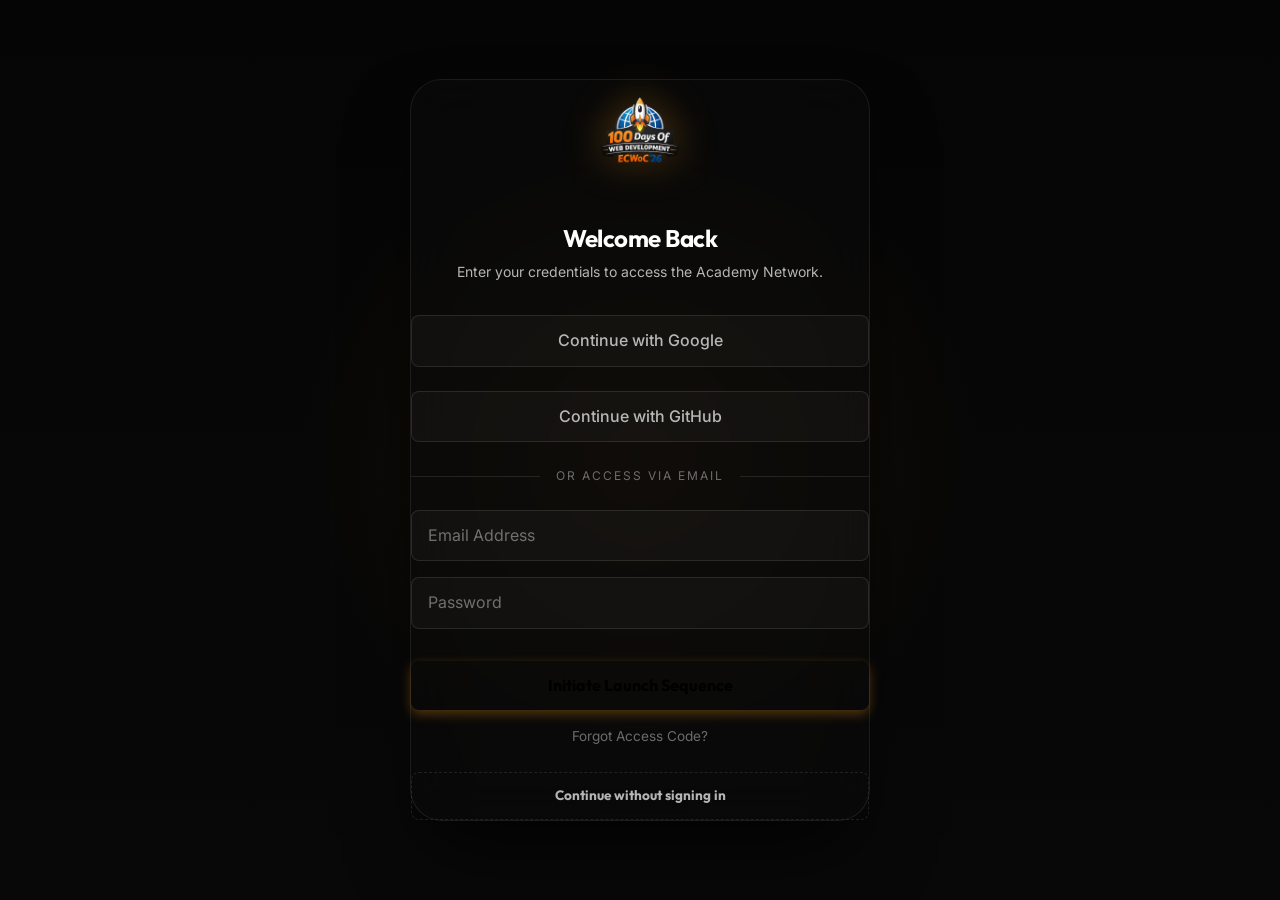
<file: index.html>
<!DOCTYPE html>
<html lang="en">

<head>
    <meta charset="UTF-8">
    <meta http-equiv="refresh" content="0; url=website/pages/login.html">
    <link rel="icon" type="image/png" href="website/assets/images/logo.png">
      <link rel="icon" type="image/png" href="../assets/images/logo.png">
   

    <title>Redirecting...</title>
    <script>
        window.location.href = "website/pages/login.html";
    </script>
</head>

<body>
    <p>Redirecting to <a href="website/pages/login.html">Login</a>...</p>
</body>

</html>
</file>
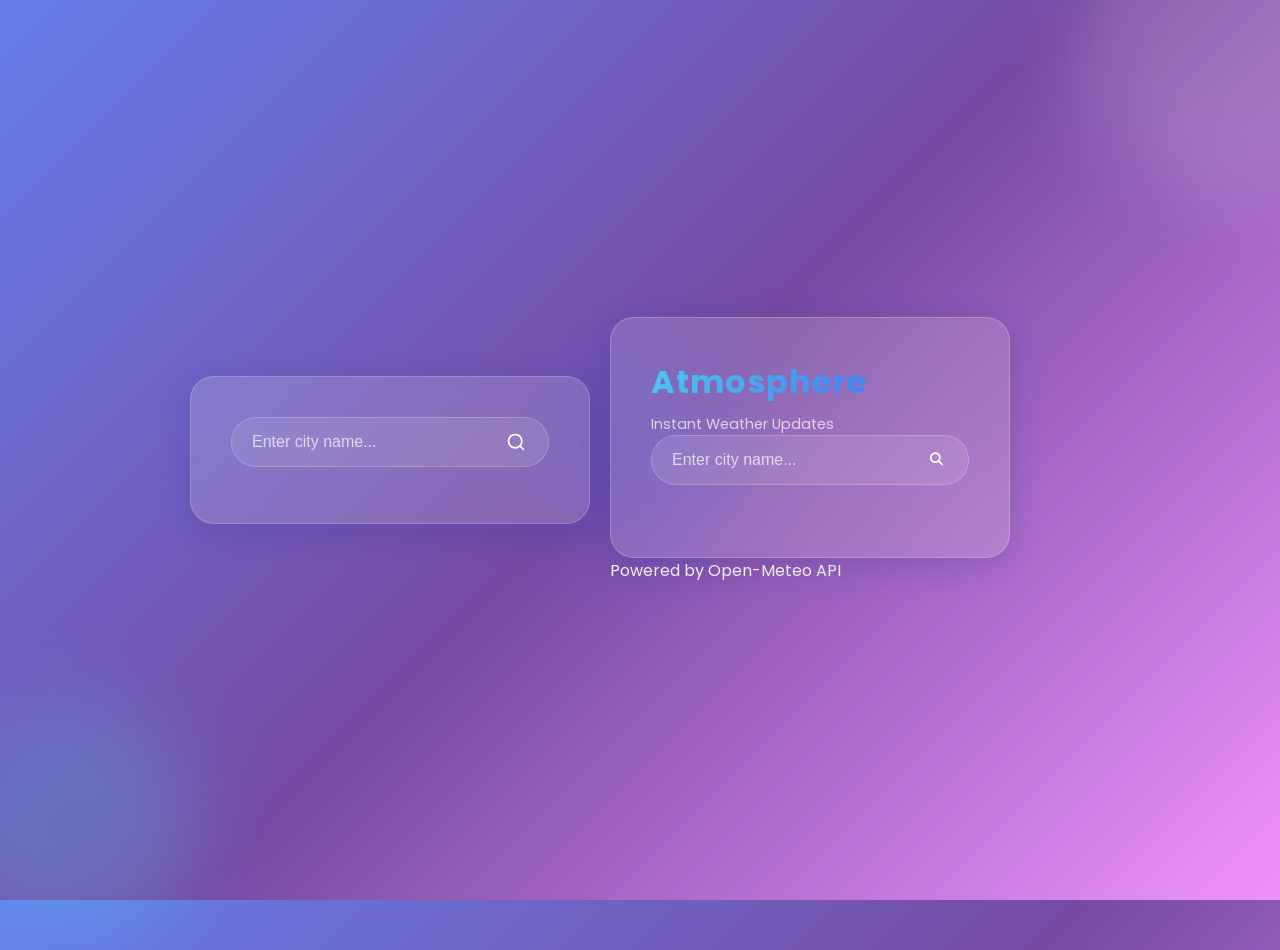
<file: public/Day 04/index.html>
<!DOCTYPE html>
<html lang="en">
<head>
    <meta charset="UTF-8">
    <meta name="viewport" content="width=device-width, initial-scale=1.0">
    <title>Atmosphere | Instant Weather</title>
    <link rel="stylesheet" href="styles.css">
    <link href="https://fonts.googleapis.com/css2?family=Poppins:wght@300;400;500;600;700&display=swap" rel="stylesheet">
    <link rel="stylesheet" href="https://cdnjs.cloudflare.com/ajax/libs/font-awesome/6.4.0/css/all.min.css">
</head>
<body>
    <!-- Minimal Addition: Animated Background from Main -->
    <div class="background-container">
        <div class="shape shape-1"></div>
        <div class="shape shape-2"></div>
        <div class="shape shape-3"></div>
    </div>
    <!-- Your Original UI: Simple Card Layout -->
    <div class="card">
        <!-- Your Search Box with Autocomplete -->
        <div class="search-box">
            <input type="text" id="cityInput" placeholder="Enter city name..." autocomplete="off">
            <div id="suggestions"></div>
            <button id="searchBtn">
                <svg xmlns="http://www.w3.org/2000/svg" width="24" height="24" viewBox="0 0 24 24" fill="none" stroke="currentColor" stroke-width="2" stroke-linecap="round" stroke-linejoin="round"><circle cx="11" cy="11" r="8"></circle><line x1="21" y1="21" x2="16.65" y2="16.65"></line></svg>
            </button>
        </div>
        <div class="error-msg" id="errorMsg">City not found. Try again.</div>
        <div class="loader" id="loader"></div>
        <!-- Your Core Weather Display -->
        <div class="weather-data hidden" id="weatherData">
            <h2 class="city-name" id="cityName">New York, US</h2>
            <div class="temp-box">
                <span class="temperature" id="temperature">24</span>
                <span class="unit">°C</span>
            </div>
            <p class="condition" id="condition">Clear Sky ☀️</p>
           
            <div class="details">
                <div class="col">
                    <span class="label">Wind</span>
                    <span class="val" id="windSpeed">12 km/h</span>
                </div>
                <div class="col">
                    <span class="label">Humidity</span>
                    <span class="val" id="humidity">45%</span>
                </div>
            </div>
        </div>
    </div>
    </div>
    
    <div class="container">
        <div class="card">
            <div class="header">
                <h1 class="app-title">Atmosphere</h1>
                <p class="app-subtitle">Instant Weather Updates</p>
            </div>
            
            <div class="search-container">
                <div class="search-box">
                    <input type="text" id="cityInput" placeholder="Enter city name..." autocomplete="off" spellcheck="false">
                    <button id="searchBtn" aria-label="Search">
                        <i class="fas fa-search"></i>
                    </button>
                </div>
            </div>

            <div class="error-msg" id="errorMsg">City not found. Try again.</div>
            <div class="loader" id="loader"></div>

            <div class="weather-data hidden" id="weatherData">
                <div class="location-info">
                    <i class="fas fa-map-marker-alt location-icon"></i>
                    <h2 class="city-name" id="cityName">New York, US</h2>
                </div>
                
                <div class="weather-main">
                    <div class="temperature-container">
                        <span class="temperature" id="temperature">24</span>
                        <span class="unit">°C</span>
                    </div>
                    <div class="weather-icon" id="weatherIcon">
                        <i class="fas fa-sun"></i>
                    </div>
                </div>
                
                <p class="condition" id="condition">Clear Sky</p>
                
                <div class="details">
                    <div class="detail-item">
                        <div class="detail-icon">
                            <i class="fas fa-wind"></i>
                        </div>
                        <div class="detail-info">
                            <span class="label">Wind</span>
                            <span class="val" id="windSpeed">12 km/h</span>
                        </div>
                    </div>
                    
                    <div class="detail-item">
                        <div class="detail-icon">
                            <i class="fas fa-tint"></i>
                        </div>
                        <div class="detail-info">
                            <span class="label">Humidity</span>
                            <span class="val" id="humidity">45%</span>
                        </div>
                    </div>
                </div>
                
                <div class="extra-details">
                    <div class="extra-detail-item">
                        <span class="extra-label">Feels Like</span>
                        <span class="extra-val" id="feelsLike">26°C</span>
                    </div>
                    <div class="extra-detail-item">
                        <span class="extra-label">UV Index</span>
                        <span class="extra-val" id="uvIndex">3</span>
                    </div>
                    <div class="extra-detail-item">
                        <span class="extra-label">Visibility</span>
                        <span class="extra-val" id="visibility">10 km</span>
                    </div>
                </div>
            </div>
        </div>
        
        <div class="footer">
            <p>Powered by Open-Meteo API</p>
        </div>
    </div>

    <script src="script.js"></script>
</body>
</html>
</file>
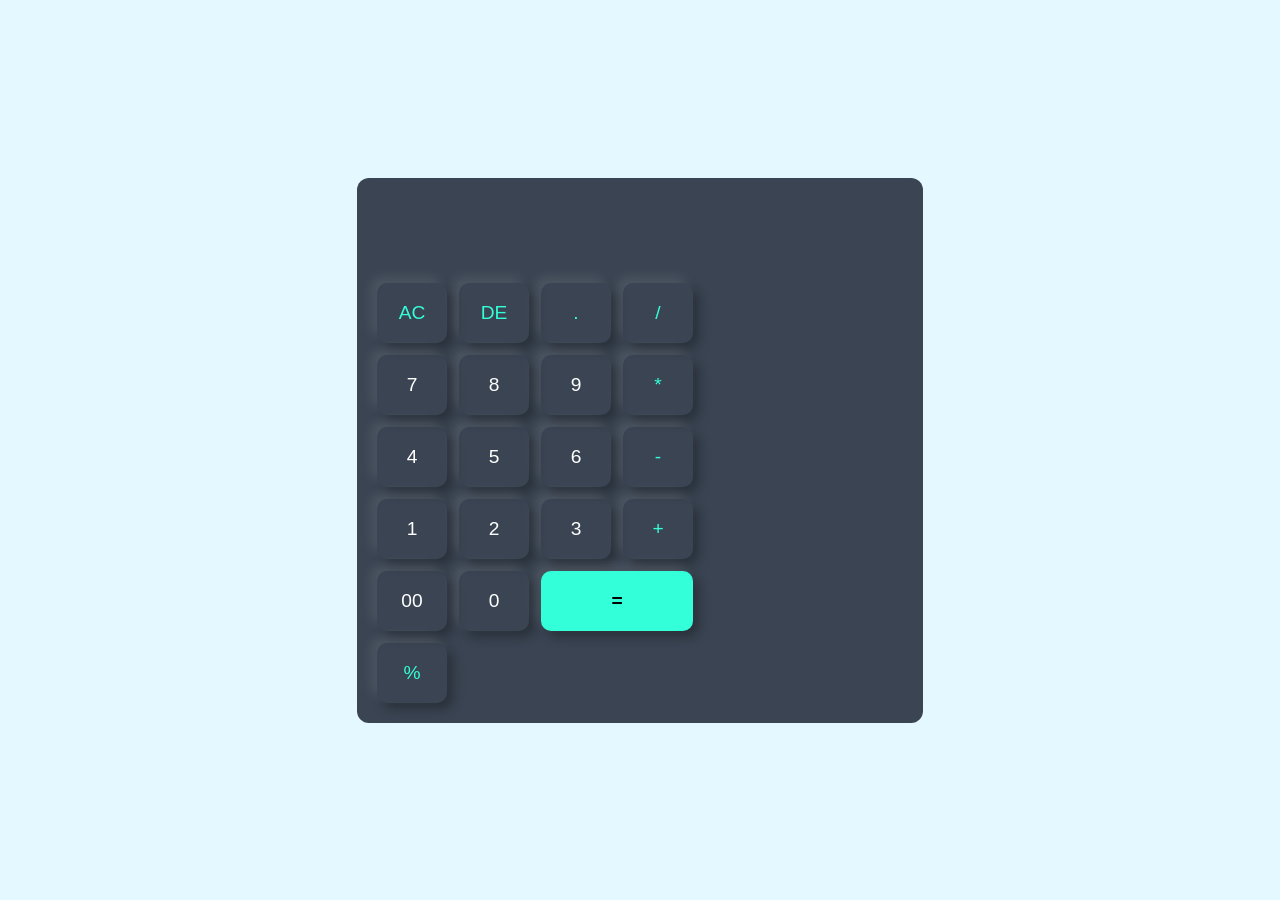
<file: public/Day 05/index.html>
<!DOCTYPE html>
<html lang="en">
<head>
    <meta charset="UTF-8">
    <meta name="viewport" content="width=device-width, initial-scale=1.0">
    <title>Calculator</title>
    <link rel="stylesheet" href="style.css">
</head>
<body>

<div class="container">
    <div class="calculator">
        <div class="display">
            <input type="text" id="display" disabled>
        </div>

        <div class="buttons">
            <button class="operator" data-action="clear">AC</button>
            <button class="operator" data-action="delete">DE</button>
            <button class="operator" data-value=".">.</button>
            <button class="operator" data-value="/">/</button>

            <button data-value="7">7</button>
            <button data-value="8">8</button>
            <button data-value="9">9</button>
            <button class="operator" data-value="*">*</button>

            <button data-value="4">4</button>
            <button data-value="5">5</button>
            <button data-value="6">6</button>
            <button class="operator" data-value="-">-</button>

            <button data-value="1">1</button>
            <button data-value="2">2</button>
            <button data-value="3">3</button>
            <button class="operator" data-value="+">+</button>

            <button data-value="00">00</button>
            <button data-value="0">0</button>
            <button class="equal" data-action="equals">=</button>
            <button class="operator" data-action="percent">%</button>
        </div>
    </div>
</div>

<script src="script.js"></script>
</body>
</html>
</file>
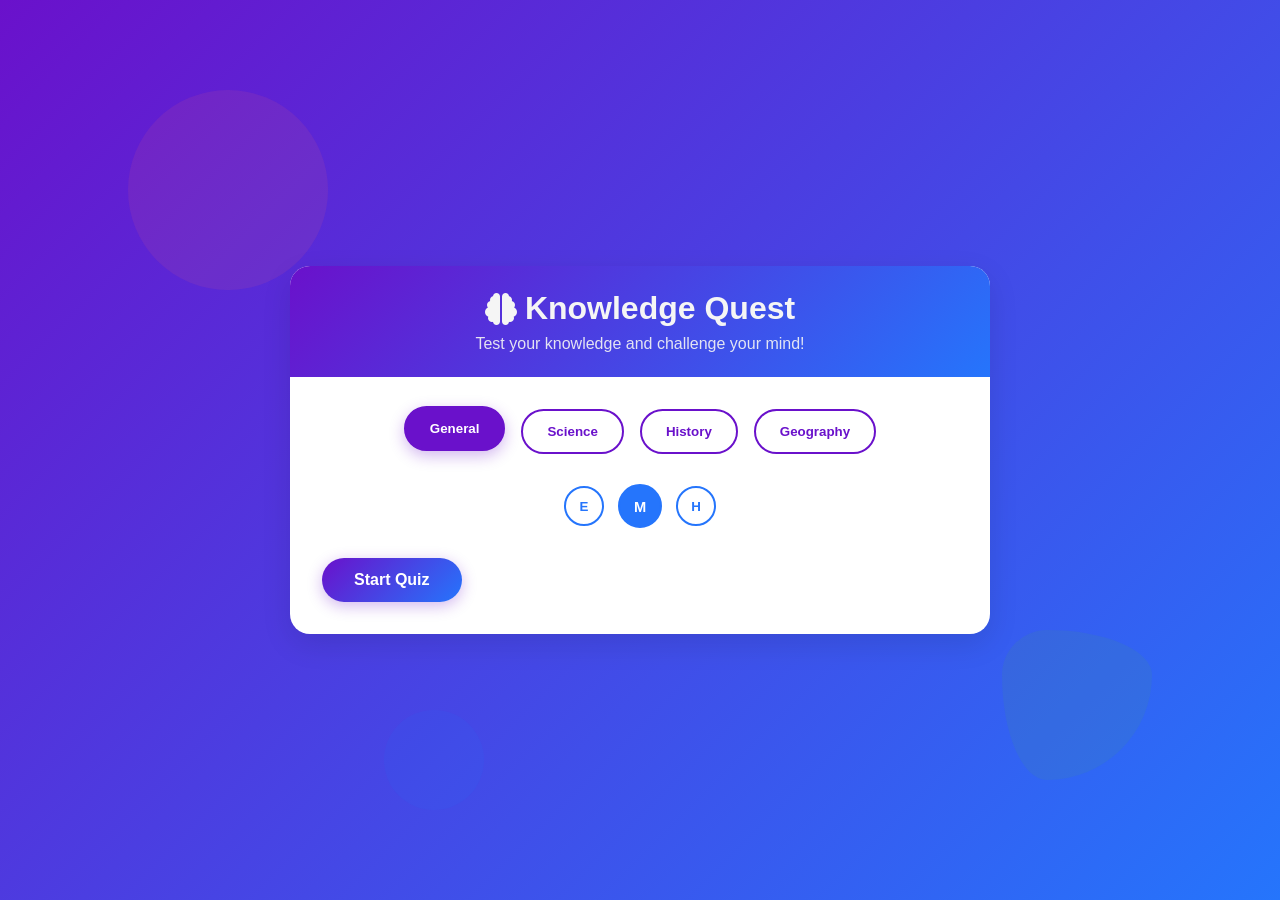
<file: public/Day 06/index.html>
<!DOCTYPE html>
<html lang="en">
<head>
    <meta charset="UTF-8">
    <meta name="viewport" content="width=device-width, initial-scale=1.0">
    <title>Knowledge Quest - Quiz Game</title>
    <link rel="stylesheet" href="https://cdnjs.cloudflare.com/ajax/libs/font-awesome/6.4.0/css/all.min.css">
    <link rel="stylesheet" href="styles.css">
    <script defer src="script.js"></script>
</head>
<body>
    <div class="background-shapes">
        <div class="shape shape-1"></div>
        <div class="shape shape-2"></div>
        <div class="shape shape-3"></div>
    </div>

    <div class="container">
        <div class="header">
            <h1><i class="fas fa-brain"></i> Knowledge Quest</h1>
            <p>Test your knowledge and challenge your mind!</p>
        </div>

        <div class="screen active" id="start-screen" role="region" aria-label="Start Screen">
            <div class="category-selector" role="group" aria-label="Quiz Categories">
                <button class="category-btn active" data-category="general" aria-pressed="true">General</button>
                <button class="category-btn" data-category="science" aria-pressed="false">Science</button>
                <button class="category-btn" data-category="history" aria-pressed="false">History</button>
                <button class="category-btn" data-category="geography" aria-pressed="false">Geography</button>
            </div>

            <div class="difficulty-selector" role="group" aria-label="Difficulty Levels">
                <button class="difficulty-btn" data-difficulty="easy" aria-pressed="false" aria-label="Easy">E</button>
                <button class="difficulty-btn active" data-difficulty="medium" aria-pressed="true" aria-label="Medium">M</button>
                <button class="difficulty-btn" data-difficulty="hard" aria-pressed="false" aria-label="Hard">H</button>
            </div>

            <button id="start-btn" class="btn">Start Quiz</button>
        </div>

        <div class="screen" id="quiz-screen" role="region" aria-label="Quiz Screen" aria-live="polite">
            <div class="quiz-header">
                <h2 id="question-text">Question goes here</h2>
                <div class="quiz-info">
                    <p>Question <span id="current-question">1</span> of <span id="total-question">5</span></p>
                    <div class="timer-container" role="timer" aria-live="assertive" aria-atomic="true">
                        <i class="fas fa-clock"></i>
                        <span id="timer">15</span>s
                    </div>
                    <p>Score: <span id="score">0</span></p>
                </div>
            </div>

            <div class="progress-container">
                <div class="progress-bar" role="progressbar" aria-valuenow="0" aria-valuemin="0" aria-valuemax="100">
                    <div id="progress" class="progress"></div>
                </div>
            </div>

            <div id="answer-container" class="answer-container" role="group" aria-label="Answer Options"></div>
        </div>

        <div id="result-screen" class="screen result-screen" role="region" aria-label="Quiz Results">
            <h1>Quiz Results</h1>
            <div class="result-info">
                <div class="score-circle" style="--score: 0" role="img" aria-label="Score visualization">
                    <div class="score-text">0%</div>
                </div>
                <p>You scored <span id="final-score">0</span> out of <span id="max-score">5</span></p>
                <div id="result-message" role="status" aria-live="polite">Good Job!</div>
                <div class="result-stats">
                    <div class="stat">
                        <div class="stat-value" id="correct-answers">0</div>
                        <div class="stat-label">Correct</div>
                    </div>
                    <div class="stat">
                        <div class="stat-value" id="incorrect-answers">0</div>
                        <div class="stat-label">Incorrect</div>
                    </div>
                    <div class="stat">
                        <div class="stat-value" id="accuracy">0%</div>
                        <div class="stat-label">Accuracy</div>
                    </div>
                </div>
            </div>
            <button id="restart-btn" class="btn">Play Again</button>
        </div>
    </div>

    
  
</body>
</html>
</file>
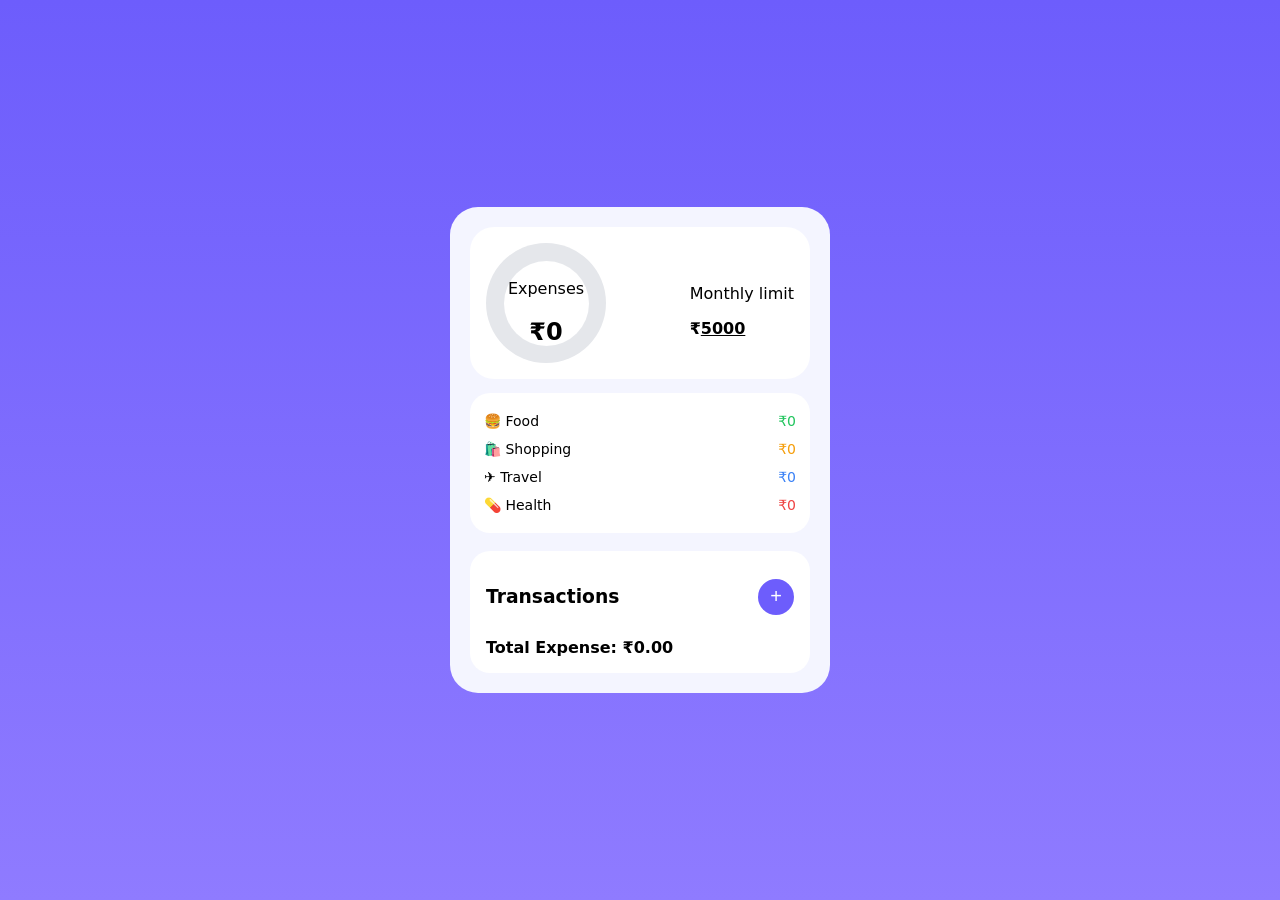
<file: public/Day 07/index.html>
<!DOCTYPE html>
<html lang="en">
<head>
  <meta charset="UTF-8" />
  <meta name="viewport" content="width=device-width, initial-scale=1.0"/>
  <title>Expense Tracker</title>
  <link rel="stylesheet" href="style.css"/>
</head>
<body>

<div class="expense-app">

  <!-- Summary -->
  <section class="summary-card">
    <div class="ring">
      <div class="ring-center">
        <span>Expenses</span>
        <h2 id="expense-amount">₹0</h2>
      </div>
    </div>

    <div class="limit">
      <p>Monthly limit</p>
      <strong>₹<span id="limit-amount" class="editable-limit">5000</span></strong>
      <p id="limit-warning" class="warning">⚠ Limit has been crossed</p>
    </div>
  </section>

  <!-- Per-category totals -->
  <section class="category-totals">
    <div class="cat food">🍔 Food <span id="total-food">₹0</span></div>
    <div class="cat shopping">🛍️ Shopping <span id="total-shopping">₹0</span></div>
    <div class="cat travel">✈️ Travel <span id="total-travel">₹0</span></div>
    <div class="cat health">💊 Health <span id="total-health">₹0</span></div>
  </section>

  <!-- Transactions -->
  <section class="transactions">
    <div class="transactions-header">
      <h3>Transactions</h3>
      <button type="button" class="add-expense-btn">+</button>
    </div>

    <div class="expense-list"></div>

    <div class="total" id="total-expense">
      Total Expense: ₹0.00
    </div>
  </section>

</div>

<!-- Add Expense Modal -->
<div id="modal" class="modal">
  <div class="modal-content">
    <h3>Add Expense</h3>

    <input type="text" id="description" placeholder="Description"/>
    
    <select id="category">
      <option value="food">Food</option>
      <option value="shopping">Shopping</option>
      <option value="travel">Travel</option>
      <option value="health">Health</option>
    </select>

    <input type="number" id="amount" placeholder="Amount" min="0"/>

    <input type="date" id="expense-date"/>

    <div class="modal-actions">
      <button type="button" id="cancelBtn">Cancel</button>
      <button type="button" id="addBtn">Add</button>
    </div>
  </div>
</div>

<script src="script.js"></script>
</body>
</html>
</file>
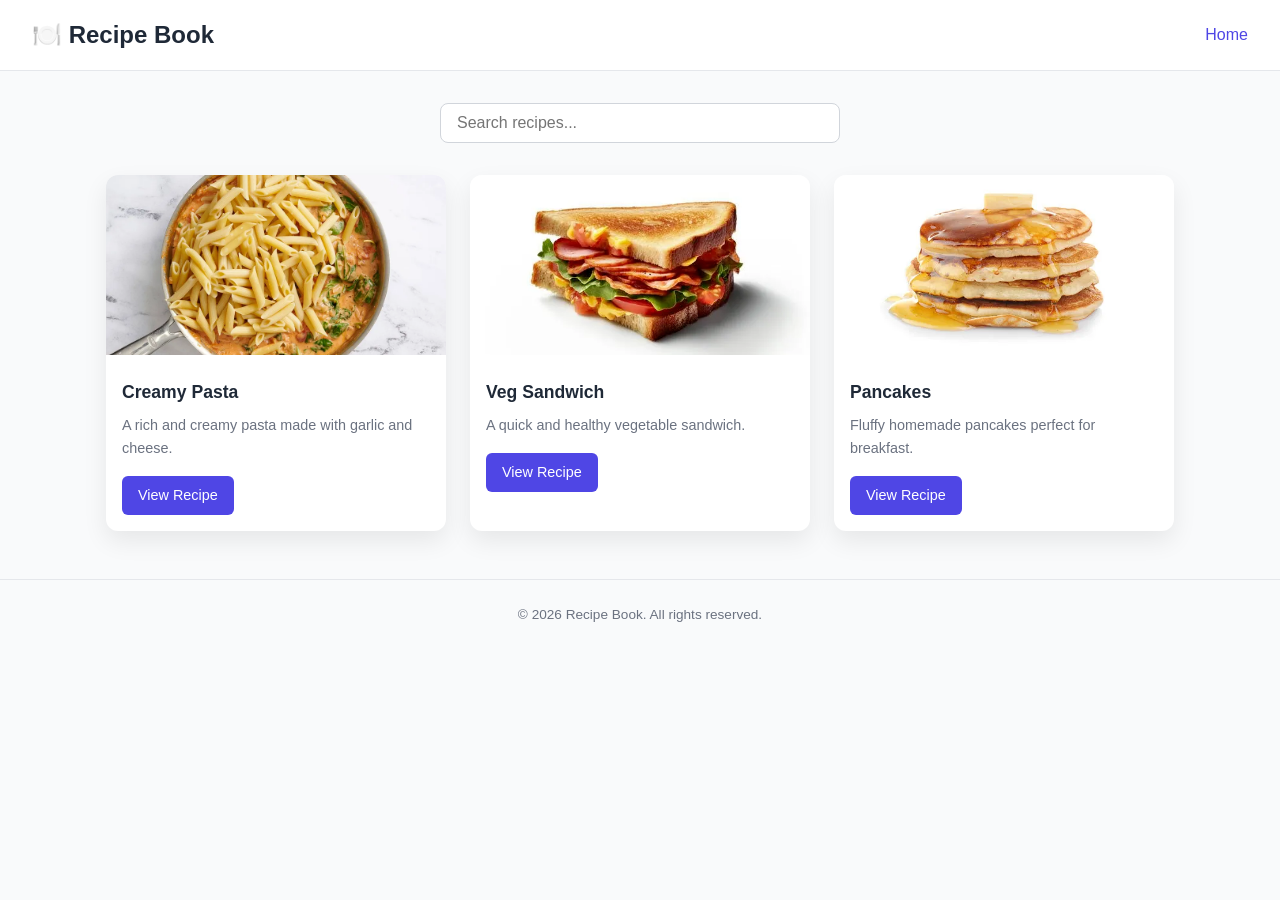
<file: public/Day 10/index.html>
<!DOCTYPE html>
<html lang="en">
<head>
  <meta charset="UTF-8" />
  <meta name="viewport" content="width=device-width, initial-scale=1.0" />
  <title>Recipe Book</title>

  <!-- CSS -->
  <link rel="stylesheet" href="css/style.css" />
</head>
<body>

  <!-- ===== HEADER ===== -->
  <header class="header">
    <h1 class="logo">🍽️ Recipe Book</h1>
    <nav class="nav">
      <a href="#">Home</a>
    </nav>
  </header>

  <!-- ===== MAIN CONTENT ===== -->
  <main class="container">

    <!-- Search (UI only for now) -->
    <section class="search-section">
      <input 
        type="text" 
        placeholder="Search recipes..." 
        aria-label="Search recipes"
      />
    </section>

    <!-- Recipes Grid -->
    <section class="recipes-grid" id="recipes-grid">

      <!-- Recipe Card (JS will generate these later) -->
      <!-- Example structure:
      <article class="recipe-card">
        <img src="assets/images/recipe.jpg" alt="Recipe name" />
        <div class="recipe-info">
          <h2>Recipe Name</h2>
          <p>Short description of the recipe.</p>
          <a href="recipe.html?id=1" class="btn">View Recipe</a>
        </div>
      </article>
      -->

    </section>

  </main>

  <!-- ===== FOOTER ===== -->
  <footer class="footer">
    <p>© 2026 Recipe Book. All rights reserved.</p>
  </footer>

  <!-- JavaScript -->
  <script src="js/script.js"></script>
</body>
</html>
</file>
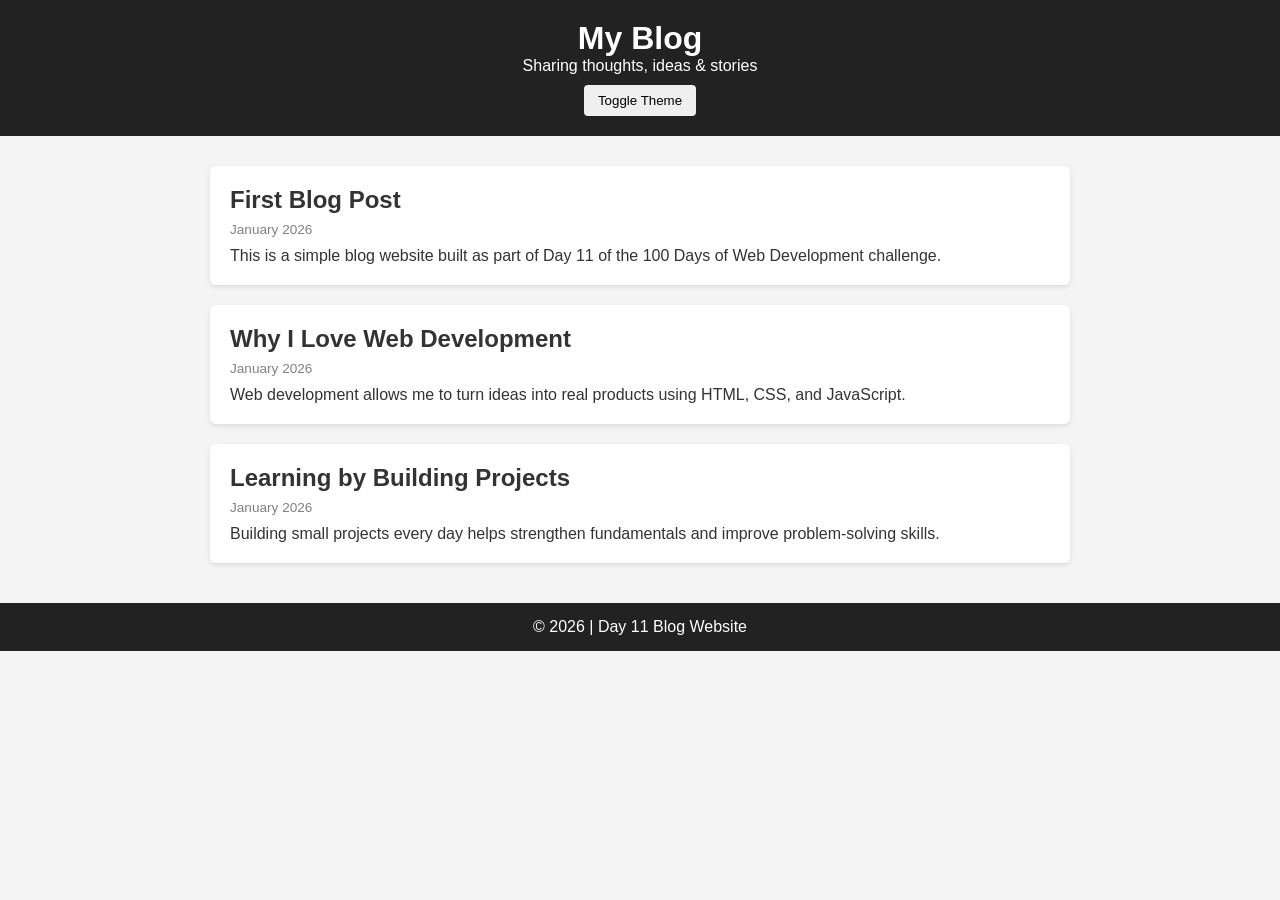
<file: public/Day 11/index.html>
<!DOCTYPE html>
<html lang="en">
<head>
  <meta charset="UTF-8" />
  <meta name="viewport" content="width=device-width, initial-scale=1.0" />
  <title>Day 11 – Blog Website</title>
  <link rel="stylesheet" href="style.css" />
</head>
<body>

  <header>
    <h1>My Blog</h1>
    <p>Sharing thoughts, ideas & stories</p>
    <button id="themeToggle">Toggle Theme</button>
  </header>

  <main class="blog-container" id="blogContainer">
    <!-- Blog posts injected by JavaScript -->
  </main>

  <footer>
    <p>© 2026 | Day 11 Blog Website</p>
  </footer>

  <script src="script.js"></script>
</body>
</html>
</file>
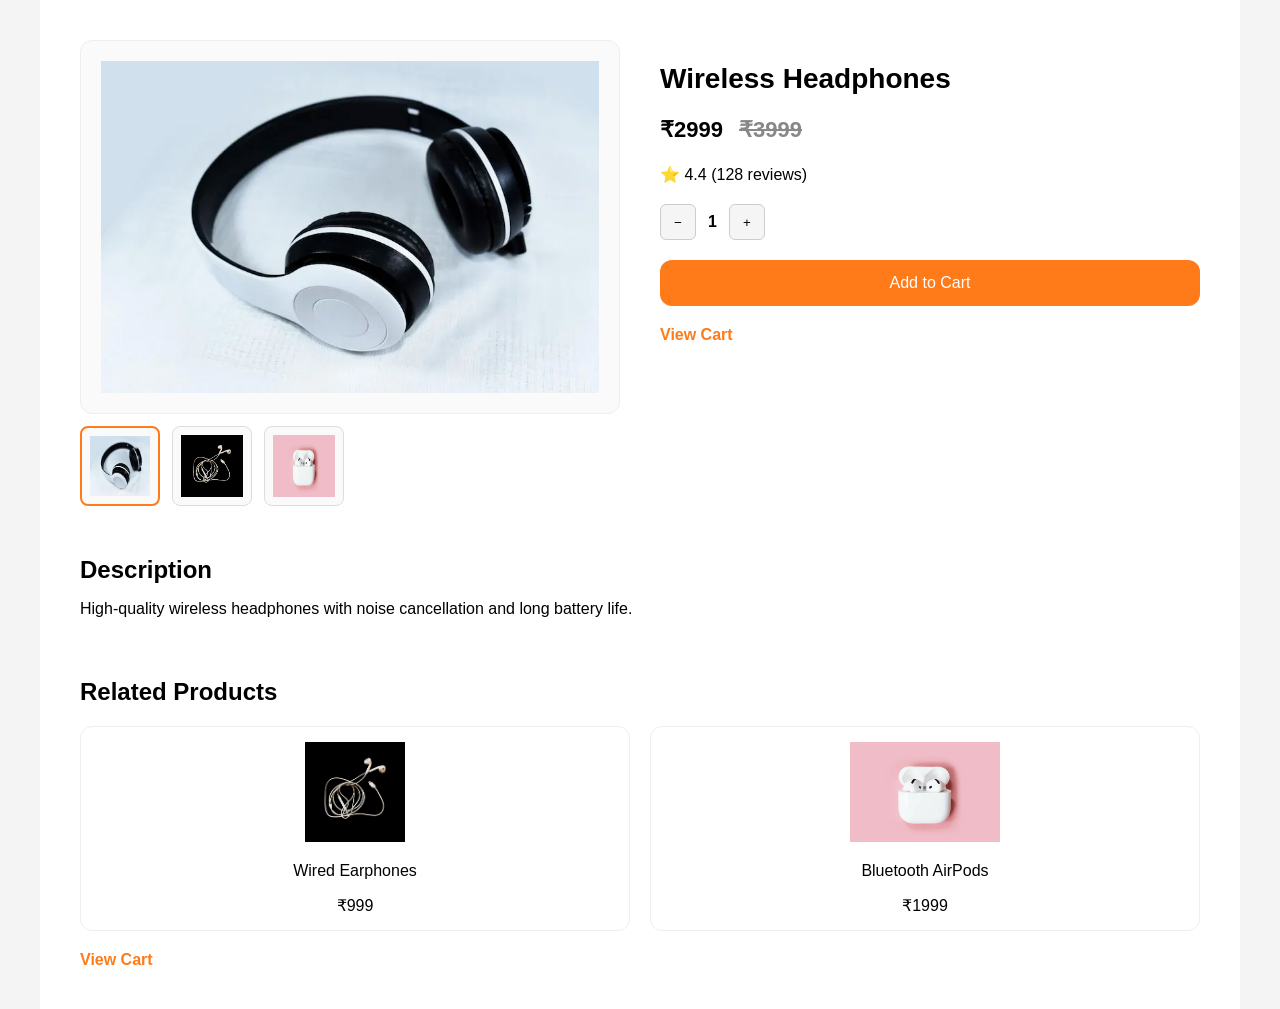
<file: public/Day 12/index.html>
<!DOCTYPE html>
<html lang="en">
<head>
  <meta charset="UTF-8" />
  <title>Product Page</title>
  <link rel="stylesheet" href="style.css" />
</head>
<body>

  <main class="container">

    <section class="product">

      <!-- Left: Product Selector -->
      <div class="product-images">
        <img id="mainImage" src="images/headphones.png" alt="Product" />

        <div class="thumbnails">
          <img src="images/headphones.png" data-id="0" class="active" />
          <img src="images/earphones.png" data-id="1" />
          <img src="images/airpods.png" data-id="2" />
        </div>
      </div>

      <!-- Right: Product Info -->
      <div class="product-info">
        <h1 id="title">Wireless Headphones</h1>

        <p class="price">
          ₹<span id="price">2999</span>
          <span class="original" id="originalPrice">₹3999</span>
        </p>

        <p class="rating">⭐ <span id="rating">4.4</span> (128 reviews)</p>

        <div class="quantity">
          <button id="decrease">−</button>
          <span id="qty">1</span>
          <button id="increase">+</button>
        </div>

        <button id="addToCart">Add to Cart</button>
        <a href="cart.html" class="back-link">View Cart</a>
      </div>

    </section>

    <section class="description">
      <h2>Description</h2>
      <p id="description">
        High-quality wireless headphones with noise cancellation and long battery life.
      </p>
    </section>

    <section class="related">
  <h2>Related Products</h2>

  <div class="related-grid">
    <div class="related-card">
      <img src="images/earphones.png" />
      <p>Wired Earphones</p>
      <span>₹999</span>
    </div>

    <div class="related-card">
      <img src="images/airpods.png" />
      <p>Bluetooth AirPods</p>
      <span>₹1999</span>
    </div>
  </div>
</section>

<a href="cart.html" class="back-link">View Cart</a>

  </main>

  <script src="script.js"></script>
</body>
</html>
</file>
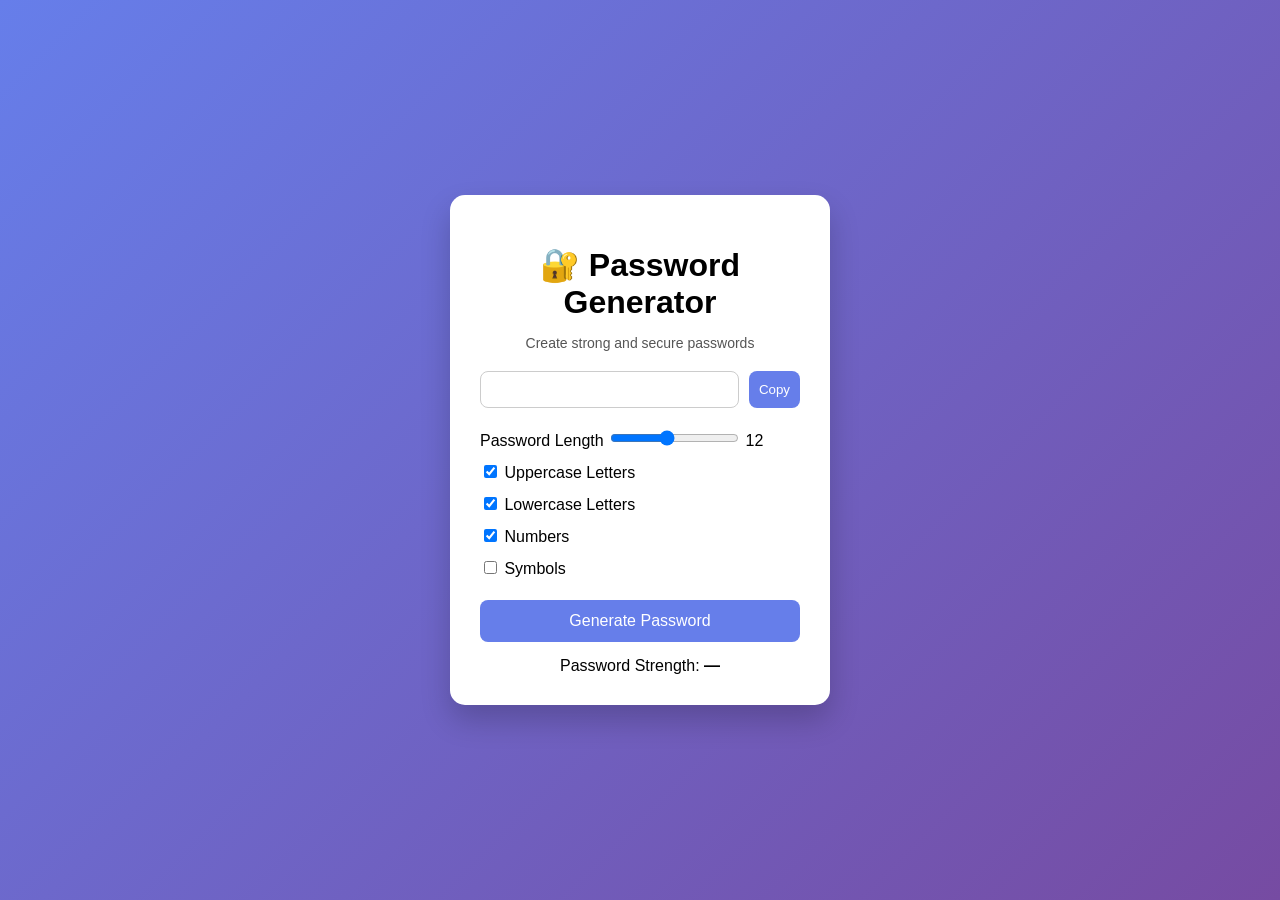
<file: public/Day 16/index.html>
<!DOCTYPE html>
<html lang="en">
<head>
    <meta charset="UTF-8">
    <title>Password Generator</title>
    <meta name="viewport" content="width=device-width, initial-scale=1.0">
    <link rel="stylesheet" href="style.css">
</head>
<body>

<div class="wrapper">
    <div class="card">
        <h1>🔐 Password Generator</h1>
        <p class="subtitle">Create strong and secure passwords</p>

        <div class="password-box">
            <input type="text" id="password" readonly>
            <button onclick="copyPassword()">Copy</button>
        </div>

        <div class="option">
            <label>Password Length</label>
            <input type="range" id="length" min="6" max="20" value="12">
            <span id="lengthValue">12</span>
        </div>

        <div class="option">
            <label><input type="checkbox" id="uppercase" checked> Uppercase Letters</label>
        </div>
        <div class="option">
            <label><input type="checkbox" id="lowercase" checked> Lowercase Letters</label>
        </div>
        <div class="option">
            <label><input type="checkbox" id="numbers" checked> Numbers</label>
        </div>
        <div class="option">
            <label><input type="checkbox" id="symbols"> Symbols</label>
        </div>

        <button class="generate-btn" onclick="generatePassword()">Generate Password</button>

        <div class="strength">
            <span>Password Strength:</span>
            <strong id="strengthText">—</strong>
        </div>
    </div>
</div>

<script src="script.js"></script>
</body>
</html>
</file>
<file: public/Day 04/styles.css>
:root {
    /* Color Palette */
    --primary: #4361ee;
    --secondary: #3f37c9;
    --accent: #4cc9f0;
    --light: #f8f9fa;
    --dark: #212529;
    --glass: rgba(255, 255, 255, 0.15);
    --glass-border: rgba(255, 255, 255, 0.2);
    --text: #ffffff;
    --text-secondary: rgba(255, 255, 255, 0.7);
    --shadow: 0 8px 32px rgba(31, 38, 135, 0.2);
    --transition: all 0.3s cubic-bezier(0.4, 0, 0.2, 1);
}

* {
    margin: 0;
    padding: 0;
    box-sizing: border-box;
}

body {
    font-family: 'Poppins', sans-serif;
    height: 100vh;
    display: flex;
    justify-content: center;
    align-items: center;
    color: var(--text);
    overflow-y: auto;
    position: relative;
    background: linear-gradient(135deg, #667eea 0%, #764ba2 50%, #f093fb 100%); /* Simple gradient fallback */
}

    overflow: hidden;
    position: relative;
}

/* Animated Background */
.background-container {
    position: absolute;
    width: 100%;
    height: 100%;
    background: linear-gradient(135deg, #667eea 0%, #764ba2 25%, #f093fb 50%, #f5576c 75%, #4facfe 100%);
    background-size: 400% 400%;
    animation: gradientBG 15s ease infinite;
    z-index: -2;
}

.shape {
    position: absolute;
    border-radius: 50%;
    filter: blur(40px);
    opacity: 0.7;
    z-index: -1;
}

.shape-1 {
    width: 300px;
    height: 300px;
    background-color: rgba(255, 255, 255, 0.2);
    top: -100px;
    right: -100px;
    animation: float 20s infinite ease-in-out;
}

.shape-2 {
    width: 250px;
    height: 250px;
    background-color: rgba(76, 201, 240, 0.3);
    bottom: -50px;
    left: -50px;
    animation: float 15s infinite ease-in-out reverse;
}

.shape-3 {
    width: 200px;
    height: 200px;
    background-color: rgba(67, 97, 238, 0.3);
    top: 50%;
    left: 50%;
    transform: translate(-50%, -50%);
    animation: pulse 10s infinite ease-in-out;
}

@keyframes gradientBG {
    0% { background-position: 0% 50%; }
    50% { background-position: 100% 50%; }
    100% { background-position: 0% 50%; }
}

@keyframes float {
    0% { transform: translate(0, 0) rotate(0deg); }
    33% { transform: translate(30px, -30px) rotate(120deg); }
    66% { transform: translate(-20px, 20px) rotate(240deg); }
    100% { transform: translate(0, 0) rotate(360deg); }
}

@keyframes pulse {
    0% { transform: translate(-50%, -50%) scale(1); }
    50% { transform: translate(-50%, -50%) scale(1.1); }
    100% { transform: translate(-50%, -50%) scale(1); }
}

.container {
    width: 100%;
    max-width: 500px;
    padding: 20px;
    z-index: 1;
}

/* Card with Glassmorphism Effect */
.card {
    background: var(--glass);
    backdrop-filter: blur(20px);
    -webkit-backdrop-filter: blur(20px);
    border-radius: 24px;
    box-shadow: var(--shadow);
    border: 1px solid var(--glass-border);
    padding: 2.5rem;
    transition: var(--transition);
    position: relative;
    /* overflow-x: hidden; */
    max-width: 400px;
    width: 90%;
}

.card::before {
    display: none;
    content: '';
    /* max-width: 95%; */
    overflow: hidden;
}

.card::before {
    content: '';
    position: absolute;
    top: 0;
    left: 0;
    right: 0;
    height: 5px;
    background: linear-gradient(90deg, var(--primary), var(--accent));
    border-radius: 24px 24px 0 0;
}

.card:hover {
    transform: translateY(-5px);
    box-shadow: 0 15px 40px rgba(31, 38, 135, 0.3);
}

}

/* Header Section */
.header {
    text-align: center;
    margin-bottom: 2rem;
}

.app-title {
    font-size: 2rem;
    font-weight: 700;
    margin-bottom: 0.5rem;
    background: linear-gradient(120deg, var(--accent), var(--primary));
    -webkit-background-clip: text;
    -webkit-text-fill-color: transparent;
    letter-spacing: 1px;
}

.app-subtitle {
    font-size: 0.9rem;
    color: var(--text-secondary);
    font-weight: 400;
}

/* Search Box */
.search-container {
    margin-bottom: 2rem;
}

.search-box {
    /* overflow-x: hidden; */
    display: flex;
    align-items: center;
    background: rgba(255, 255, 255, 0.1);
    border: 1px solid rgba(255, 255, 255, 0.2);
    border-radius: 50px;
    padding: 12px 20px;
    margin-bottom: 1rem;
    transition: var(--transition);
    position: relative;
    transition: var(--transition);
}

.search-box:focus-within {
    background: rgba(255, 255, 255, 0.2);
    border-color: var(--accent);
    box-shadow: 0 0 0 3px rgba(76, 201, 240, 0.2);
}

input {
    flex: 1;
    background: transparent;
    border: none;
    outline: none;
    color: #fff;
    font-size: 1rem;
    font-weight: 500;
}

input::placeholder {
    color: var(--text-secondary);
}

button {
    background: transparent;
    border: none;
    cursor: pointer;
    color: var(--text);
    transition: var(--transition);
    display: flex;
    align-items: center;
    justify-content: center;
    width: 24px;
    height: 24px;
    margin-left: 10px;
}

button:hover {
    transform: scale(1.1);
    color: var(--accent);
}

svg {
    width: 20px;
    height: 20px;
}

/* Weather Data */
.weather-data {
    opacity: 1;
    transition: opacity 0.5s ease;
}

.weather-data.hidden {
    display: none;
    opacity: 0;
}

.location-info {
    display: flex;
    align-items: center;
    justify-content: center;
    margin-bottom: 1.5rem;
}

.location-icon {
    margin-right: 8px;
    color: var(--accent);
    font-size: 1rem;
}

.city-name {
    font-size: 1.8rem;
    font-weight: 600;
    margin-bottom: 1rem;
    text-align: center;
    letter-spacing: 0.5px;
}

.temp-box {
    display: flex;
    align-items: center;
    justify-content: center;
    margin-bottom: 1rem;
}

.temperature {
    font-size: 4rem;
    font-weight: 700;
    line-height: 1;
    color: var(--text);
    margin-right: 0.5rem;
}

.unit {
    font-size: 1.5rem;
    letter-spacing: 0.5px;
}

.weather-main {
    display: flex;
    align-items: center;
    justify-content: space-between;
    margin: 1.5rem 0;
}

.temperature-container {
    display: flex;
    align-items: flex-start;
}

.temperature {
    font-size: 4.5rem;
    font-weight: 700;
    line-height: 1;
    background: linear-gradient(180deg, #fff, #ccc);
    -webkit-background-clip: text;
    -webkit-text-fill-color: transparent;
}

.unit {
    font-size: 1.8rem;
    margin-top: 0.5rem;
    color: var(--accent);
    font-weight: 400;
}

.weather-icon {
    font-size: 3rem;
    color: var(--accent);
    animation: float 5s infinite ease-in-out;
}

.condition {
    font-size: 1.2rem;
    margin-bottom: 2rem;
    font-weight: 500;
    text-align: center;
    color: var(--text-secondary);
    background: rgba(255, 255, 255, 0.1);
    display: inline-block;
    padding: 8px 20px;
    border-radius: 30px;
    width: 100%;
}

/* Details Section */
.details {
    display: flex;
    justify-content: space-around;
    margin-bottom: 1rem;
    justify-content: space-between;
    margin-bottom: 2rem;
    padding: 1.5rem 0;
    border-top: 1px solid rgba(255, 255, 255, 0.1);
    border-bottom: 1px solid rgba(255, 255, 255, 0.1);
}

.detail-item {
    display: flex;
    flex-direction: column;
    align-items: center;
    text-align: center;
    flex: 1;
    transition: var(--transition);
}

.detail-item:hover {
    transform: translateY(-3px);
}

.detail-icon {
    width: 40px;
    height: 40px;
    border-radius: 50%;
    background: rgba(255, 255, 255, 0.1);
    display: flex;
    align-items: center;
    justify-content: center;
    margin-bottom: 10px;
    color: var(--accent);
}

.label {
    font-size: 0.85rem;
    color: var(--text-secondary);
    margin-bottom: 5px;
    text-transform: uppercase;
    letter-spacing: 1px;
    font-weight: 500;
}

.val {
    font-size: 1.1rem;
    font-weight: 600;
    color: var(--text);
}

/* Extra Details */
.extra-details {
    display: flex;
    justify-content: space-between;
    padding: 0 10px;
}

.extra-detail-item {
    display: flex;
    flex-direction: column;
    align-items: center;
    text-align: center;
    flex: 1;
}

.extra-label {
    font-size: 0.8rem;
    color: var(--text-secondary);
    margin-bottom: 5px;
    text-transform: uppercase;
    letter-spacing: 0.5px;
}

.extra-val {
    font-size: 1rem;
    font-weight: 600;
    color: var(--text);
}

/* Loader & Error */
.loader {
    border: 4px solid rgba(255, 255, 255, 0.1);
    border-top: 4px solid var(--accent);
    border-radius: 50%;
    width: 40px;
    height: 40px;
    animation: spin 0.8s linear infinite;
    margin: 30px auto;
    display: none;
}

.error-msg {
    color: #ff6b6b;
    background: rgba(255, 0, 0, 0.1);
    padding: 12px;
    border-radius: 12px;
    margin-bottom: 20px;
    display: none;
    font-size: 0.95rem;
    text-align: center;
    animation: shake 0.5s;
    border: 1px solid rgba(255, 107, 107, 0.3);
}

/* Suggestions Dropdown */
#suggestions {
    color: #212529;
    position: absolute;
    top: 100%;
    left: 0;
    margin-top: 6px;
    width: 100%;
    background: #fff;
    border-radius: 8px;
    box-shadow: 0 10px 25px rgba(0,0,0,0.15);
    max-height: 250px;
    overflow-y: auto;
    z-index: 999;
    display: none;
.footer {
    text-align: center;
    margin-top: 1.5rem;
    font-size: 0.8rem;
    color: var(--text-secondary);
}

@keyframes spin {
    0% { transform: rotate(0deg); }
    100% { transform: rotate(360deg); }
}

@keyframes shake {
    0% { transform: translateX(0); }
    25% { transform: translateX(-5px); }
    50% { transform: translateX(5px); }
    75% { transform: translateX(-5px); }
    100% { transform: translateX(0); }
}

/* Responsive */
@media (max-width: 480px) {
    .card {
        padding: 2rem 1.5rem;
        margin: 20px;
    }
    
    .temperature {
        font-size: 3rem;
    }
    
    .details {
        flex-direction: column;
        gap: 1rem;
    }
}
/* Responsive Design */
@media (max-width: 480px) {
    .container {
        padding: 15px;
    }
    
    .card {
        padding: 2rem 1.5rem;
    }
    
    .app-title {
        font-size: 1.8rem;
    }
    
    .temperature {
        font-size: 3.5rem;
    }
    
    .weather-icon {
        font-size: 2.5rem;
    }
    
    .city-name {
        font-size: 1.5rem;
    }
    
    .details {
        padding: 1rem 0;
    }
    
    .detail-icon {
        width: 35px;
        height: 35px;
    }
}
</file>
<file: public/Day 05/style.css>
* {
    margin: 0;
    padding: 0;
    box-sizing: border-box;
    font-family: 'Poppins', sans-serif;
}

.container {
    width: 100%;
    height: 100vh;
    background: #e3f9ff;
    display: flex;
    justify-content: center;
    align-items: center;
}

.calculator {
    background: #3a4452;
    padding: 20px;
    border-radius: 12px;
}

.display input {
    width: 100%;
    height: 70px;
    text-align: right;
    font-size: 2.5rem;
    padding: 10px;
    border: none;
    outline: none;
    background: transparent;
    color: #fff;
    margin-bottom: 15px;
}

.buttons {
    display: grid;
    grid-template-columns: repeat(4, 70px);
    gap: 12px;
}

button {
    height: 60px;
    border: none;
    border-radius: 10px;
    background: transparent;
    font-size: 1.2rem;
    color: #fff;
    cursor: pointer;
    box-shadow: 
        -6px -6px 12px rgba(255,255,255,0.1),
        6px 6px 12px rgba(0,0,0,0.3);
}

button:hover {
    opacity: 0.8;
}

.operator {
    color: #33ffd8;
}

.equal {
    grid-column: span 2;
    background: #33ffd8;
    color: #000;
    font-weight: bold;
}
</file>
<file: public/Day 06/styles.css>
* {
            margin: 0;
            padding: 0;
            box-sizing: border-box;
        }

        :root {
            --primary-color: #6a11cb;
            --secondary-color: #2575fc;
            --accent-color: #ff6b6b;
            --success-color: #4caf50;
            --error-color: #f44336;
            --text-color: #333;
            --light-text: #f5f5f5;
            --bg-color: #f8f9fa;
            --card-bg: #ffffff;
            --shadow: 0 10px 30px rgba(0, 0, 0, 0.1);
            --transition: all 0.3s ease;
        }

        body {
            font-family: 'Segoe UI', Tahoma, Geneva, Verdana, sans-serif;
            background: linear-gradient(135deg, var(--primary-color) 0%, var(--secondary-color) 100%);
            min-height: 100vh;
            display: flex;
            justify-content: center;
            align-items: center;
            padding: 1rem;
            color: var(--text-color);
            overflow-x: hidden;
        }

        .background-shapes {
            position: fixed;
            top: 0;
            left: 0;
            width: 100%;
            height: 100%;
            z-index: -1;
            overflow: hidden;
        }

        .shape {
            position: absolute;
            opacity: 0.1;
            animation: float 20s infinite ease-in-out;
        }

        .shape-1 {
            width: 200px;
            height: 200px;
            background: var(--accent-color);
            border-radius: 50%;
            top: 10%;
            left: 10%;
            animation-delay: 0s;
        }

        .shape-2 {
            width: 150px;
            height: 150px;
            background: var(--success-color);
            border-radius: 30% 70% 70% 30% / 30% 30% 70% 70%;
            top: 70%;
            right: 10%;
            animation-delay: 5s;
        }

        .shape-3 {
            width: 100px;
            height: 100px;
            background: var(--secondary-color);
            border-radius: 50%;
            bottom: 10%;
            left: 30%;
            animation-delay: 10s;
        }

        @keyframes float {
            0%, 100% {
                transform: translateY(0) rotate(0deg);
            }
            50% {
                transform: translateY(-20px) rotate(10deg);
            }
        }

        .container {
            background-color: var(--card-bg);
            border-radius: 20px;
            box-shadow: var(--shadow);
            width: 100%;
            max-width: 700px;
            overflow: hidden;
            position: relative;
            animation: slideIn 0.5s ease-out;
        }

        @keyframes slideIn {
            from {
                opacity: 0;
                transform: translateY(30px);
            }
            to {
                opacity: 1;
                transform: translateY(0);
            }
        }

        .header {
            background: linear-gradient(135deg, var(--primary-color) 0%, var(--secondary-color) 100%);
            color: var(--light-text);
            padding: 1.5rem;
            text-align: center;
            position: relative;
        }

        .header h1 {
            font-size: 2rem;
            margin-bottom: 0.5rem;
            display: flex;
            align-items: center;
            justify-content: center;
            gap: 0.5rem;
        }

        .header p {
            opacity: 0.9;
            font-size: 1rem;
        }

        .screen {
            display: none;
            padding: 2rem;
            animation: fadeIn 0.5s ease-in-out;
        }

        .screen.active {
            display: block;
        }

        @keyframes fadeIn {
            from {
                opacity: 0;
            }
            to {
                opacity: 1;
            }
        }

        .category-selector {
            display: flex;
            justify-content: center;
            gap: 1rem;
            margin-bottom: 2rem;
            flex-wrap: wrap;
        }

        .category-btn {
            padding: 0.8rem 1.5rem;
            border: 2px solid var(--primary-color);
            background-color: transparent;
            color: var(--primary-color);
            border-radius: 50px;
            cursor: pointer;
            font-weight: 600;
            transition: var(--transition);
        }

        .category-btn:hover, .category-btn.active {
            background-color: var(--primary-color);
            color: white;
            transform: translateY(-3px);
            box-shadow: 0 5px 15px rgba(106, 17, 203, 0.3);
        }

        .difficulty-selector {
            display: flex;
            justify-content: center;
            gap: 1rem;
            margin-bottom: 2rem;
        }

        .difficulty-btn {
            width: 40px;
            height: 40px;
            border-radius: 50%;
            border: 2px solid var(--secondary-color);
            background-color: transparent;
            color: var(--secondary-color);
            cursor: pointer;
            font-weight: 600;
            transition: var(--transition);
        }

        .difficulty-btn:hover, .difficulty-btn.active {
            background-color: var(--secondary-color);
            color: white;
            transform: scale(1.1);
        }

        .quiz-header {
            margin-bottom: 1.5rem;
        }

        #question-text {
            font-size: 1.5rem;
            margin-bottom: 1rem;
            line-height: 1.4;
            color: var(--text-color);
        }

        .quiz-info {
            display: flex;
            justify-content: space-between;
            color: #666;
            margin-bottom: 1rem;
            font-size: 0.9rem;
        }

        .timer-container {
            display: flex;
            align-items: center;
            gap: 0.5rem;
            color: var(--accent-color);
            font-weight: 600;
        }

        .timer-container.warning {
            color: var(--error-color);
            animation: pulse 1s infinite;
        }

        @keyframes pulse {
            0% {
                transform: scale(1);
            }
            50% {
                transform: scale(1.1);
            }
            100% {
                transform: scale(1);
            }
        }

        .answer-container {
            display: grid;
            grid-template-columns: 1fr;
            gap: 1rem;
            margin-bottom: 2rem;
        }

        .answer-btn {
            background-color: #f8f9fa;
            color: var(--text-color);
            text-align: left;
            border: 2px solid #e9ecef;
            border-radius: 12px;
            cursor: pointer;
            padding: 1rem 1.5rem;
            transition: var(--transition);
            position: relative;
            overflow: hidden;
        }

        .answer-btn::before {
            content: '';
            position: absolute;
            top: 0;
            left: -100%;
            width: 100%;
            height: 100%;
            background: linear-gradient(90deg, transparent, rgba(255, 255, 255, 0.3), transparent);
            transition: left 0.5s;
        }

        .answer-btn:hover::before {
            left: 100%;
        }

        .answer-btn:hover {
            background-color: #e9ecef;
            border-color: var(--primary-color);
            transform: translateY(-3px);
            box-shadow: 0 5px 15px rgba(0, 0, 0, 0.1);
        }

        .answer-btn.correct {
            background-color: rgba(76, 175, 80, 0.1);
            border-color: var(--success-color);
            color: var(--success-color);
            font-weight: 600;
            animation: correctPulse 0.5s;
        }

        .answer-btn.incorrect {
            background-color: rgba(244, 67, 54, 0.1);
            border-color: var(--error-color);
            color: var(--error-color);
            animation: shake 0.5s;
        }

        @keyframes correctPulse {
            0% {
                transform: scale(1);
            }
            50% {
                transform: scale(1.05);
            }
            100% {
                transform: scale(1);
            }
        }

        @keyframes shake {
            0%, 100% {
                transform: translateX(0);
            }
            10%, 30%, 50%, 70%, 90% {
                transform: translateX(-5px);
            }
            20%, 40%, 60%, 80% {
                transform: translateX(5px);
            }
        }

        .progress-container {
            margin-bottom: 1.5rem;
        }

        .progress-bar {
            height: 8px;
            background-color: #e9ecef;
            border-radius: 10px;
            overflow: hidden;
            margin-top: 0.5rem;
        }

        .progress {
            height: 100%;
            background: linear-gradient(90deg, var(--primary-color), var(--secondary-color));
            width: 0%;
            transition: width 0.5s ease;
            border-radius: 10px;
        }

        .btn {
            display: inline-block;
            padding: 0.8rem 2rem;
            background: linear-gradient(135deg, var(--primary-color) 0%, var(--secondary-color) 100%);
            color: white;
            border: none;
            border-radius: 50px;
            cursor: pointer;
            font-size: 1rem;
            font-weight: 600;
            transition: var(--transition);
            text-align: center;
            box-shadow: 0 4px 15px rgba(106, 17, 203, 0.3);
        }

        .btn:hover {
            transform: translateY(-3px);
            box-shadow: 0 6px 20px rgba(106, 17, 203, 0.4);
        }

        .btn:active {
            transform: translateY(-1px);
        }

        .result-screen {
            text-align: center;
        }

        .result-screen h1 {
            color: var(--primary-color);
            margin-bottom: 1.5rem;
            font-size: 2rem;
        }

        .result-info {
            background-color: #f8f9fa;
            border-radius: 15px;
            padding: 2rem;
            margin-bottom: 2rem;
            box-shadow: 0 5px 15px rgba(0, 0, 0, 0.05);
        }

        .score-circle {
            width: 150px;
            height: 150px;
            border-radius: 50%;
            background: conic-gradient(
                var(--primary-color) 0deg,
                var(--secondary-color) calc(var(--score) * 3.6deg),
                #e9ecef calc(var(--score) * 3.6deg)
            );
            display: flex;
            justify-content: center;
            align-items: center;
            margin: 0 auto 1.5rem;
            position: relative;
        }

        .score-circle::before {
            content: '';
            position: absolute;
            width: 120px;
            height: 120px;
            border-radius: 50%;
            background-color: white;
        }

        .score-text {
            position: relative;
            font-size: 2rem;
            font-weight: bold;
            color: var(--primary-color);
        }

        .result-message {
            font-size: 1.5rem;
            font-weight: 600;
            margin-bottom: 1rem;
            color: var(--secondary-color);
        }

        .result-stats {
            display: flex;
            justify-content: space-around;
            margin-top: 1.5rem;
        }

        .stat {
            text-align: center;
        }

        .stat-value {
            font-size: 1.5rem;
            font-weight: bold;
            color: var(--primary-color);
        }

        .stat-label {
            font-size: 0.9rem;
            color: #666;
        }

        .confetti {
            position: fixed;
            width: 10px;
            height: 10px;
            background: var(--accent-color);
            position: absolute;
            animation: confetti-fall 3s linear forwards;
        }

        @keyframes confetti-fall {
            to {
                transform: translateY(100vh) rotate(360deg);
                opacity: 0;
            }
        }

        .particle {
            position: absolute;
            width: 5px;
            height: 5px;
            border-radius: 50%;
            pointer-events: none;
            animation: particle-float 1s ease-out forwards;
        }

        @keyframes particle-float {
            to {
                transform: translateY(-100px) scale(0);
                opacity: 0;
            }
        }

        @media (max-width: 600px) {
            .container {
                border-radius: 0;
                height: 100vh;
                max-width: 100%;
            }
            
            .screen {
                padding: 1.5rem;
            }
            
            #question-text {
                font-size: 1.2rem;
            }
        }
</file>
<file: public/Day 07/style.css>
:root {
  --bg: linear-gradient(180deg, #6d5dfc, #8f7bff);
}

* {
  box-sizing: border-box;
}

body {
  margin: 0;
  min-height: 100vh;
  font-family: system-ui, sans-serif;
  background: var(--bg);
  display: flex;
  justify-content: center;
  align-items: center;
}

.expense-app {
  width: 380px;
  background: #f4f5ff;
  border-radius: 28px;
  padding: 20px;
}

/* Summary */
.summary-card {
  background: white;
  border-radius: 24px;
  padding: 16px;
  display: flex;
  justify-content: space-between;
  align-items: center;
  margin-bottom: 14px;
}

.ring {
  width: 120px;
  height: 120px;
  border-radius: 50%;
  background: #e5e7eb;
  display: flex;
  align-items: center;
  justify-content: center;
}

.ring-center {
  width: 85px;
  height: 85px;
  background: white;
  border-radius: 50%;
  text-align: center;
  padding-top: 18px;
}

.warning {
  color: #dc2626;
  font-size: 12px;
  margin-top: 6px;
  display: none;
}

.editable-limit {
  cursor: pointer;
  text-decoration: underline;
}

/* Category totals */
.category-totals {
  background: white;
  border-radius: 20px;
  padding: 14px;
  margin-bottom: 18px;
}

.category-totals .cat {
  display: flex;
  justify-content: space-between;
  padding: 6px 0;
  font-size: 14px;
  font-weight: 500;
}

.food span { color: #22c55e; }
.shopping span { color: #f59e0b; }
.travel span { color: #3b82f6; }
.health span { color: #ef4444; }

/* Transactions */
.transactions {
  background: white;
  border-radius: 20px;
  padding: 16px;
}

.transactions-header {
  display: flex;
  justify-content: space-between;
  align-items: center;
}

.add-expense-btn {
  width: 36px;
  height: 36px;
  border-radius: 50%;
  border: none;
  background: #6d5dfc;
  color: white;
  font-size: 20px;
  cursor: pointer;
}

.expense-item {
  display: flex;
  justify-content: space-between;
  margin-top: 10px;
}

.total {
  margin-top: 12px;
  font-weight: 600;
}

/* Modal */
.modal {
  position: fixed;
  inset: 0;
  background: rgba(0,0,0,0.4);
  display: none;
  justify-content: center;
  align-items: center;
}

.modal.show {
  display: flex;
}

.modal-content {
  background: white;
  padding: 20px;
  border-radius: 16px;
  width: 300px;
}

.modal-content input,
.modal-content select {
  width: 100%;
  padding: 8px;
  margin-bottom: 10px;
}

.modal-actions {
  display: flex;
  justify-content: flex-end;
  gap: 10px;
}
</file>
<file: public/Day 10/css/style.css>
/* =========================
   RESET & BASE STYLES
========================= */
* {
  margin: 0;
  padding: 0;
  box-sizing: border-box;
}

body {
  font-family: "Segoe UI", Tahoma, Geneva, Verdana, sans-serif;
  background-color: #f9fafb;
  color: #1f2937;
  line-height: 1.6;
}

/* =========================
   HEADER
========================= */
.header {
  background-color: #ffffff;
  padding: 1rem 2rem;
  border-bottom: 1px solid #e5e7eb;
  display: flex;
  justify-content: space-between;
  align-items: center;
}

.logo {
  font-size: 1.5rem;
  font-weight: 700;
}

.nav a {
  text-decoration: none;
  color: #4f46e5;
  font-weight: 500;
}

/* =========================
   CONTAINER
========================= */
.container {
  max-width: 1100px;
  margin: 2rem auto;
  padding: 0 1rem;
}

/* =========================
   SEARCH SECTION
========================= */
.search-section {
  margin-bottom: 2rem;
  display: flex;
  justify-content: center;
}

.search-section input {
  width: 100%;
  max-width: 400px;
  padding: 0.6rem 1rem;
  border-radius: 8px;
  border: 1px solid #d1d5db;
  font-size: 1rem;
}

/* =========================
   RECIPE GRID (HOME)
========================= */
.recipes-grid {
  display: grid;
  grid-template-columns: repeat(auto-fit, minmax(260px, 1fr));
  gap: 1.5rem;
}

/* =========================
   RECIPE CARD
========================= */
.recipe-card {
  background-color: #ffffff;
  border-radius: 12px;
  overflow: hidden;
  box-shadow: 0 10px 25px rgba(0, 0, 0, 0.08);
  transition: transform 0.2s ease, box-shadow 0.2s ease;
}

.recipe-card:hover {
  transform: translateY(-4px);
  box-shadow: 0 15px 30px rgba(0, 0, 0, 0.12);
}

.recipe-card img {
  width: 100%;
  height: 180px;
  object-fit: cover;
}

.recipe-info {
  padding: 1rem;
}

.recipe-info h2 {
  font-size: 1.1rem;
  margin-bottom: 0.5rem;
}

.recipe-info p {
  font-size: 0.9rem;
  color: #6b7280;
  margin-bottom: 1rem;
}

/* =========================
   BUTTONS
========================= */
.btn {
  display: inline-block;
  padding: 0.5rem 1rem;
  background-color: #4f46e5;
  color: #ffffff;
  text-decoration: none;
  border-radius: 6px;
  font-size: 0.9rem;
  transition: background-color 0.2s ease;
}

.btn:hover {
  background-color: #4338ca;
}

/* =========================
   RECIPE DETAIL PAGE
========================= */
.recipe-header {
  margin-bottom: 1.5rem;
}

.recipe-header h2 {
  font-size: 2rem;
  margin-bottom: 0.3rem;
}

#recipe-time {
  color: #6b7280;
}

.recipe-image {
  margin-bottom: 2rem;
}

.recipe-image img {
  width: 100%;
  max-height: 400px;
  object-fit: cover;
  border-radius: 12px;
}

.recipe-section {
  margin-bottom: 2rem;
}

.recipe-section h3 {
  font-size: 1.3rem;
  margin-bottom: 0.8rem;
}

.recipe-section ul,
.recipe-section ol {
  padding-left: 1.2rem;
}

.recipe-section li {
  margin-bottom: 0.5rem;
}

/* =========================
   BACK BUTTON
========================= */
.back-btn-container {
  margin-top: 2rem;
}

/* =========================
   FOOTER
========================= */
.footer {
  text-align: center;
  padding: 1.5rem;
  font-size: 0.85rem;
  color: #6b7280;
  border-top: 1px solid #e5e7eb;
  margin-top: 3rem;
}

/* =========================
   RESPONSIVE
========================= */
@media (max-width: 600px) {
  .header {
    flex-direction: column;
    gap: 0.5rem;
  }

  .recipe-header h2 {
    font-size: 1.6rem;
  }
}
</file>
<file: public/Day 11/style.css>
* {
  margin: 0;
  padding: 0;
  box-sizing: border-box;
  font-family: Arial, sans-serif;
}

body {
  background-color: #f4f4f4;
  color: #333;
  transition: background-color 0.3s, color 0.3s;
}

header {
  background-color: #222;
  color: #fff;
  padding: 20px;
  text-align: center;
}

header button {
  margin-top: 10px;
  padding: 8px 14px;
  border: none;
  border-radius: 4px;
  cursor: pointer;
}

.blog-container {
  max-width: 900px;
  margin: 30px auto;
  padding: 0 20px;
}

.blog-card {
  background-color: #fff;
  padding: 20px;
  margin-bottom: 20px;
  border-radius: 6px;
  box-shadow: 0 2px 5px rgba(0,0,0,0.1);
}

.blog-card h2 {
  margin-bottom: 8px;
}

.date {
  font-size: 0.85rem;
  color: gray;
  margin-bottom: 10px;
}

footer {
  text-align: center;
  padding: 15px;
  background-color: #222;
  color: white;
  margin-top: 40px;
}

/* DARK MODE */
.dark {
  background-color: #121212;
  color: #f4f4f4;
}

.dark header,
.dark footer {
  background-color: #000;
}

.dark .blog-card {
  background-color: #1e1e1e;
  color: #fff;
}
</file>
<file: public/Day 12/style.css>
* {
  box-sizing: border-box;
  font-family: Arial, sans-serif;
}

body {
  margin: 0;
  background: #f4f4f4;
}

.container {
  max-width: 1200px;
  margin: auto;
  padding: 40px;
  background: #fff;
}

/* Product Layout */
.product {
  display: grid;
  grid-template-columns: 1fr 1fr;
  gap: 40px;
}

/* Images */
.product-images {
  display: flex;
  flex-direction: column;
  gap: 12px;
}

#mainImage {
  width: 100%;
  max-height: 420px;
  object-fit: contain;
  background: #fafafa;
  padding: 20px;
  border-radius: 12px;
  border: 1px solid #eee;
}

.thumbnails {
  display: flex;
  gap: 12px;
}

.thumbnails img {
  width: 80px;
  padding: 8px;
  background: #fafafa;
  border-radius: 8px;
  cursor: pointer;
  border: 1px solid #ddd;
}

.thumbnails img.active {
  border: 2px solid #ff7a18;
}

/* Product Info */
.product-info h1 {
  font-size: 28px;
  margin-bottom: 10px;
}

.price {
  font-size: 22px;
  font-weight: bold;
}

.original {
  margin-left: 10px;
  color: #888;
  text-decoration: line-through;
}

.rating {
  margin: 12px 0;
}

/* Quantity */
.quantity {
  display: flex;
  align-items: center;
  gap: 12px;
  margin: 20px 0;
}

.quantity button {
  width: 36px;
  height: 36px;
  border-radius: 6px;
  border: 1px solid #ccc;
  background: #f5f5f5;
  cursor: pointer;
}

.quantity span {
  font-weight: bold;
}

/* Add to Cart */
#addToCart {
  width: 100%;
  padding: 14px;
  background: #ff7a18;
  color: white;
  border: none;
  border-radius: 12px;
  font-size: 16px;
  cursor: pointer;
}

#addToCart:hover {
  background: #e96b10;
}

/* Description */
.description {
  margin-top: 50px;
}

.description h2 {
  margin-bottom: 10px;
}

/* Responsive */
@media (max-width: 768px) {
  .product {
    grid-template-columns: 1fr;
  }
}

/* Cart Page */
.cart-item {
  display: flex;
  gap: 20px;
  padding: 15px;
  border: 1px solid #eee;
  border-radius: 12px;
  margin-bottom: 15px;
}

.cart-item img {
  width: 80px;
  height: 80px;
  object-fit: contain;
  background: #fafafa;
  padding: 8px;
  border-radius: 8px;
}

.back-link {
  display: inline-block;
  margin-top: 20px;
  color: #ff7a18;
  text-decoration: none;
  font-weight: 600;
}

/* Cart Enhancements */
.cart-qty {
  display: flex;
  gap: 10px;
  margin: 8px 0;
}

.cart-qty button {
  padding: 4px 10px;
}

.remove {
  margin-top: 8px;
  background: none;
  border: none;
  color: red;
  cursor: pointer;
}

/* Checkout Summary */
.summary {
  margin-top: 30px;
  padding: 20px;
  border: 1px solid #eee;
  border-radius: 12px;
}

/* Related Products */
.related {
  margin-top: 60px;
}

.related-grid {
  display: grid;
  grid-template-columns: repeat(auto-fit, minmax(150px, 1fr));
  gap: 20px;
}

.related-card {
  border: 1px solid #eee;
  border-radius: 12px;
  padding: 15px;
  text-align: center;
}

.related-card img {
  width: 100%;
  height: 100px;
  object-fit: contain;
}
</file>
<file: public/Day 16/style.css>
* {
    box-sizing: border-box;
    font-family: "Segoe UI", Arial, sans-serif;
}

body {
    margin: 0;
    height: 100vh;
    background: linear-gradient(135deg, #667eea, #764ba2);
}

.wrapper {
    height: 100%;
    display: flex;
    justify-content: center;
    align-items: center;
}

.card {
    background: white;
    width: 380px;
    padding: 30px;
    border-radius: 15px;
    box-shadow: 0 15px 30px rgba(0,0,0,0.2);
}

h1 {
    text-align: center;
    margin-bottom: 5px;
}

.subtitle {
    text-align: center;
    font-size: 14px;
    color: #555;
    margin-bottom: 20px;
}

.password-box {
    display: flex;
    gap: 10px;
    margin-bottom: 20px;
}

.password-box input {
    flex: 1;
    padding: 10px;
    border-radius: 8px;
    border: 1px solid #ccc;
}

.password-box button {
    padding: 10px;
    border-radius: 8px;
    border: none;
    background: #667eea;
    color: white;
    cursor: pointer;
}

.option {
    margin-bottom: 12px;
}

.generate-btn {
    width: 100%;
    padding: 12px;
    background: #667eea;
    color: white;
    border: none;
    border-radius: 8px;
    font-size: 16px;
    cursor: pointer;
    margin-top: 10px;
}

.generate-btn:hover {
    background: #5a67d8;
}

.strength {
    margin-top: 15px;
    text-align: center;
}
</file>
